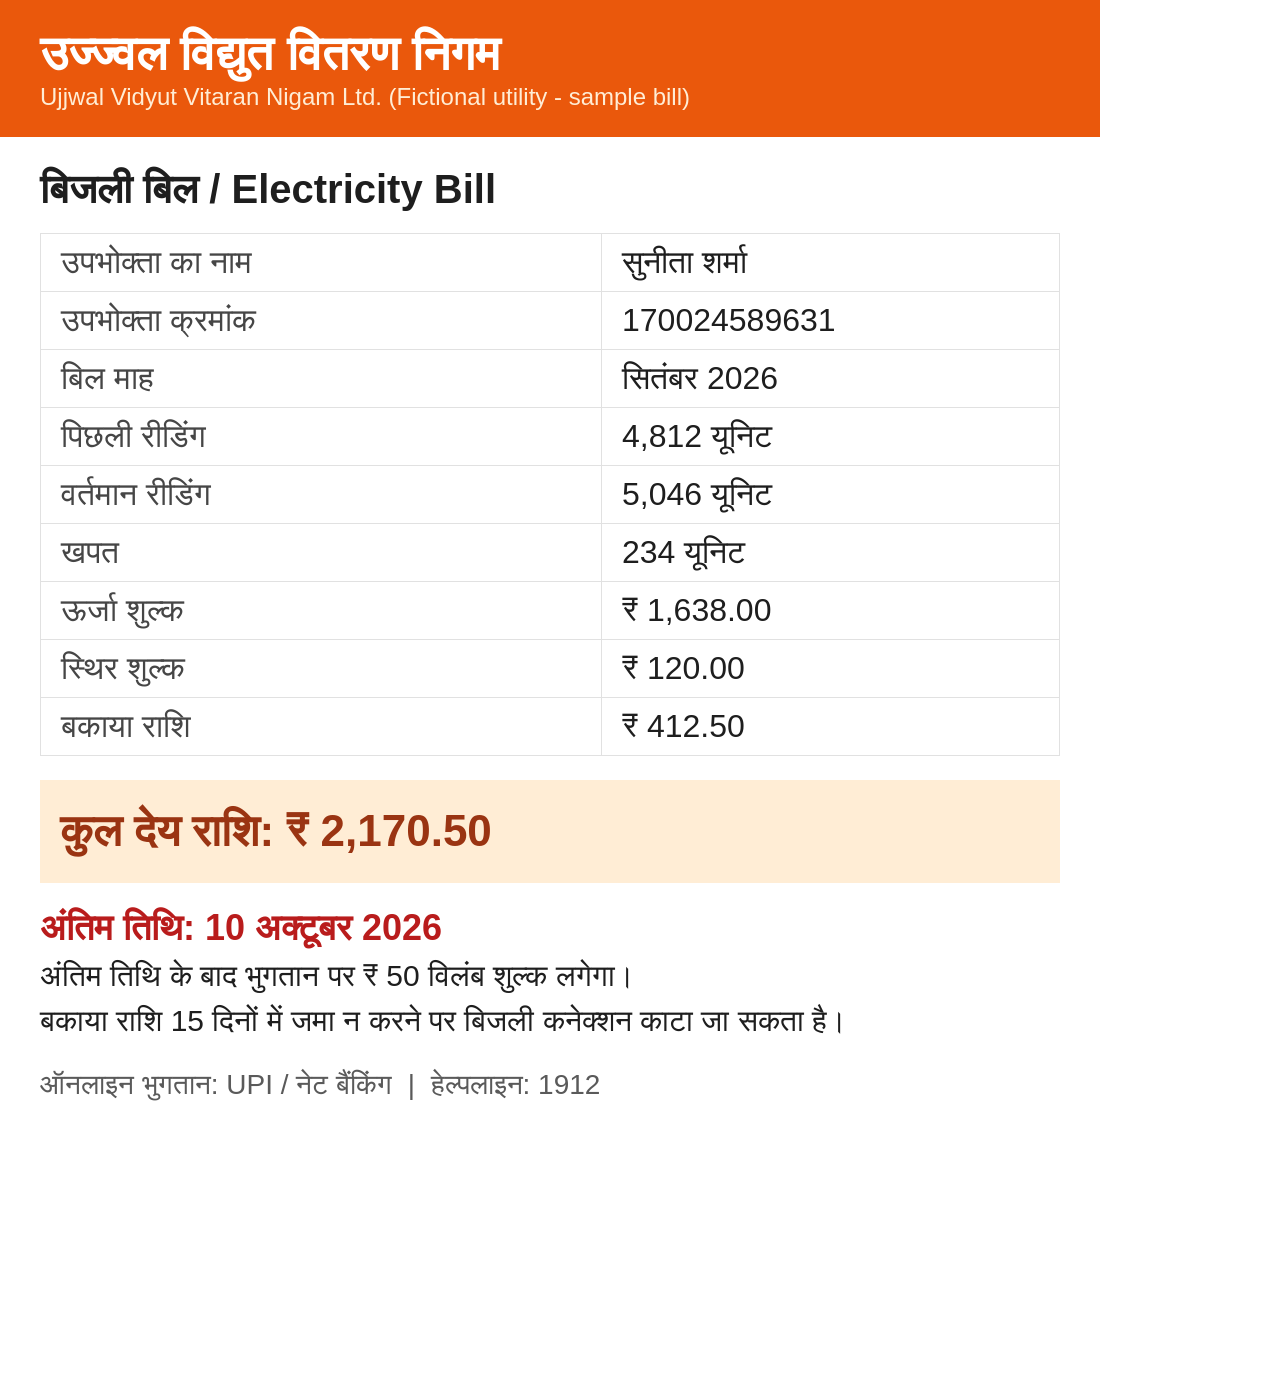
<file: infra/bill.html>
<!DOCTYPE html>
<html lang="hi"><head><meta charset="utf-8"><style>
body{margin:0;width:1100px;height:1400px;background:#fff;font-family:"Nirmala UI",sans-serif;color:#1e1e1e}
.h{background:#ea580c;color:#fff;padding:26px 40px}
.h b{font-size:48px;display:block}.h small{font-size:24px;color:#ffedd5;font-family:Arial}
h2{font-size:40px;margin:30px 40px 20px;font-weight:600}
table{margin:0 40px;width:1020px;border-collapse:collapse;font-size:32px}
td{border:1px solid #e1e1e1;padding:10px 20px}td:first-child{color:#464646;width:520px}
.tot{margin:24px 40px;background:#ffedd5;color:#9a3412;font-size:44px;font-weight:700;padding:26px 20px}
p{margin:10px 40px;font-size:30px}.red{color:#b91c1c;font-size:36px;font-weight:600}.g{color:#5a5a5a;font-size:28px;margin-top:30px}
</style></head><body>
<div class="h"><b>उज्ज्वल विद्युत वितरण निगम</b><small>Ujjwal Vidyut Vitaran Nigam Ltd. (Fictional utility - sample bill)</small></div>
<h2>बिजली बिल / Electricity Bill</h2>
<table>
<tr><td>उपभोक्ता का नाम</td><td>सुनीता शर्मा</td></tr>
<tr><td>उपभोक्ता क्रमांक</td><td>170024589631</td></tr>
<tr><td>बिल माह</td><td>सितंबर 2026</td></tr>
<tr><td>पिछली रीडिंग</td><td>4,812 यूनिट</td></tr>
<tr><td>वर्तमान रीडिंग</td><td>5,046 यूनिट</td></tr>
<tr><td>खपत</td><td>234 यूनिट</td></tr>
<tr><td>ऊर्जा शुल्क</td><td>₹ 1,638.00</td></tr>
<tr><td>स्थिर शुल्क</td><td>₹ 120.00</td></tr>
<tr><td>बकाया राशि</td><td>₹ 412.50</td></tr>
</table>
<div class="tot">कुल देय राशि: ₹ 2,170.50</div>
<p class="red">अंतिम तिथि: 10 अक्टूबर 2026</p>
<p>अंतिम तिथि के बाद भुगतान पर ₹ 50 विलंब शुल्क लगेगा।</p>
<p>बकाया राशि 15 दिनों में जमा न करने पर बिजली कनेक्शन काटा जा सकता है।</p>
<p class="g">ऑनलाइन भुगतान: UPI / नेट बैंकिंग &nbsp;|&nbsp; हेल्पलाइन: 1912</p>
</body></html>
</file>
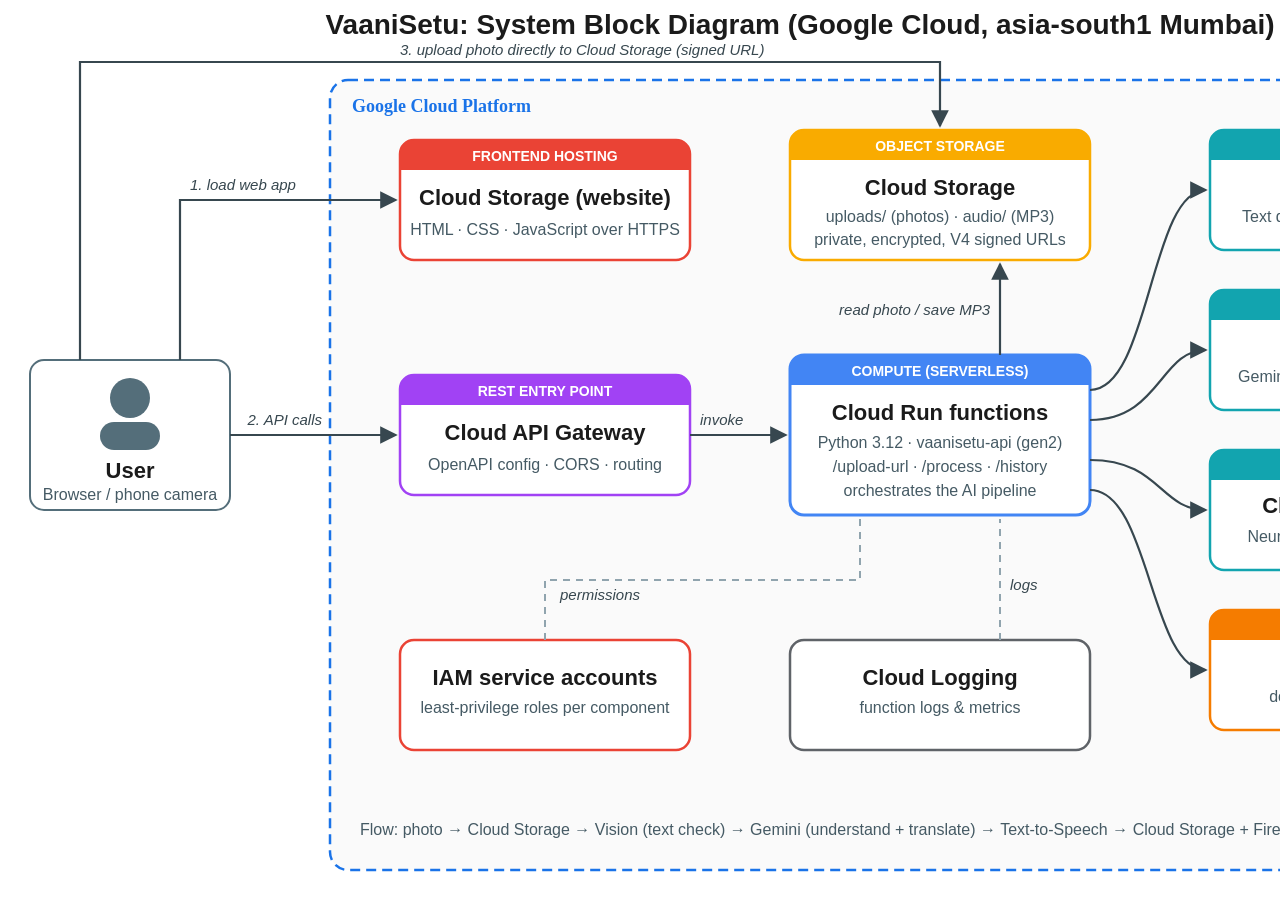
<file: report/diagram.html>
<!DOCTYPE html>
<html><head><meta charset="utf-8"><style>
body{margin:0;background:#fff;font-family:"Segoe UI",Arial,sans-serif}
</style></head><body>
<svg xmlns="http://www.w3.org/2000/svg" width="1600" height="900" viewBox="0 0 1600 900">
  <defs>
    <marker id="a" viewBox="0 0 10 10" refX="9" refY="5" markerWidth="8" markerHeight="8" orient="auto-start-reverse"><path d="M0 0L10 5L0 10z" fill="#37474f"/></marker>
    <style>
      .t{font:600 22px "Segoe UI",Arial;fill:#1b1b1b}
      .s{font:16px "Segoe UI",Arial;fill:#455a64}
      .n{font:700 14px "Segoe UI",Arial;fill:#fff}
      .l{font:italic 15px "Segoe UI",Arial;fill:#37474f}
      .ln{stroke:#37474f;stroke-width:2.2;fill:none;marker-end:url(#a)}
      .dash{stroke:#90a4ae;stroke-width:2;fill:none;stroke-dasharray:7 6}
    </style>
  </defs>
  <text x="800" y="34" text-anchor="middle" style="font:700 28px 'Segoe UI',Arial;fill:#1b1b1b">VaaniSetu: System Block Diagram (Google Cloud, asia-south1 Mumbai)</text>

  <!-- Google Cloud boundary -->
  <rect x="330" y="80" width="1245" height="790" rx="18" fill="#fafafa" stroke="#1a73e8" stroke-width="2.5" stroke-dasharray="10 6"/>
  <text x="352" y="112" style="font:700 18px 'Segoe UI';fill:#1a73e8">Google Cloud Platform</text>

  <!-- user -->
  <rect x="30" y="360" width="200" height="150" rx="14" fill="#fff" stroke="#546e7a" stroke-width="2"/>
  <circle cx="130" cy="398" r="20" fill="#546e7a"/><rect x="100" y="422" width="60" height="28" rx="14" fill="#546e7a"/>
  <text x="130" y="478" text-anchor="middle" class="t">User</text>
  <text x="130" y="500" text-anchor="middle" class="s">Browser / phone camera</text>

  <!-- Hosting -->
  <rect x="400" y="140" width="290" height="120" rx="14" fill="#fff" stroke="#ea4335" stroke-width="2.5"/>
  <rect x="400" y="140" width="290" height="30" rx="14" fill="#ea4335"/><rect x="400" y="156" width="290" height="14" fill="#ea4335"/>
  <text x="545" y="161" text-anchor="middle" class="n">FRONTEND HOSTING</text>
  <text x="545" y="205" text-anchor="middle" class="t">Cloud Storage (website)</text>
  <text x="545" y="235" text-anchor="middle" class="s">HTML · CSS · JavaScript over HTTPS</text>

  <!-- API GW -->
  <rect x="400" y="375" width="290" height="120" rx="14" fill="#fff" stroke="#a142f4" stroke-width="2.5"/>
  <rect x="400" y="375" width="290" height="30" rx="14" fill="#a142f4"/><rect x="400" y="391" width="290" height="14" fill="#a142f4"/>
  <text x="545" y="396" text-anchor="middle" class="n">REST ENTRY POINT</text>
  <text x="545" y="440" text-anchor="middle" class="t">Cloud API Gateway</text>
  <text x="545" y="470" text-anchor="middle" class="s">OpenAPI config · CORS · routing</text>

  <!-- Cloud Run function -->
  <rect x="790" y="355" width="300" height="160" rx="14" fill="#fff" stroke="#4285f4" stroke-width="3"/>
  <rect x="790" y="355" width="300" height="30" rx="14" fill="#4285f4"/><rect x="790" y="371" width="300" height="14" fill="#4285f4"/>
  <text x="940" y="376" text-anchor="middle" class="n">COMPUTE (SERVERLESS)</text>
  <text x="940" y="420" text-anchor="middle" class="t">Cloud Run functions</text>
  <text x="940" y="448" text-anchor="middle" class="s">Python 3.12 · vaanisetu-api (gen2)</text>
  <text x="940" y="472" text-anchor="middle" class="s">/upload-url · /process · /history</text>
  <text x="940" y="496" text-anchor="middle" class="s">orchestrates the AI pipeline</text>

  <!-- Cloud Storage -->
  <rect x="790" y="130" width="300" height="130" rx="14" fill="#fff" stroke="#f9ab00" stroke-width="2.5"/>
  <rect x="790" y="130" width="300" height="30" rx="14" fill="#f9ab00"/><rect x="790" y="146" width="300" height="14" fill="#f9ab00"/>
  <text x="940" y="151" text-anchor="middle" class="n">OBJECT STORAGE</text>
  <text x="940" y="195" text-anchor="middle" class="t">Cloud Storage</text>
  <text x="940" y="222" text-anchor="middle" class="s">uploads/ (photos) · audio/ (MP3)</text>
  <text x="940" y="245" text-anchor="middle" class="s">private, encrypted, V4 signed URLs</text>

  <!-- right column AI -->
  <g>
    <rect x="1210" y="130" width="330" height="120" rx="14" fill="#fff" stroke="#12a4af" stroke-width="2.5"/>
    <rect x="1210" y="130" width="330" height="30" rx="14" fill="#12a4af"/><rect x="1210" y="146" width="330" height="14" fill="#12a4af"/>
    <text x="1375" y="151" text-anchor="middle" class="n">① COMPUTER VISION</text>
    <text x="1375" y="193" text-anchor="middle" class="t">Cloud Vision API</text>
    <text x="1375" y="222" text-anchor="middle" class="s">Text detection: is there readable text?</text>

    <rect x="1210" y="290" width="330" height="120" rx="14" fill="#fff" stroke="#12a4af" stroke-width="2.5"/>
    <rect x="1210" y="290" width="330" height="30" rx="14" fill="#12a4af"/><rect x="1210" y="306" width="330" height="14" fill="#12a4af"/>
    <text x="1375" y="311" text-anchor="middle" class="n">② GENERATIVE AI</text>
    <text x="1375" y="353" text-anchor="middle" class="t">Vertex AI</text>
    <text x="1375" y="382" text-anchor="middle" class="s">Gemini Flash: read · explain · translate</text>

    <rect x="1210" y="450" width="330" height="120" rx="14" fill="#fff" stroke="#12a4af" stroke-width="2.5"/>
    <rect x="1210" y="450" width="330" height="30" rx="14" fill="#12a4af"/><rect x="1210" y="466" width="330" height="14" fill="#12a4af"/>
    <text x="1375" y="471" text-anchor="middle" class="n">③ TEXT-TO-SPEECH</text>
    <text x="1375" y="513" text-anchor="middle" class="t">Cloud Text-to-Speech</text>
    <text x="1375" y="542" text-anchor="middle" class="s">Neural voices · 7 languages → MP3</text>

    <rect x="1210" y="610" width="330" height="120" rx="14" fill="#fff" stroke="#f57c00" stroke-width="2.5"/>
    <rect x="1210" y="610" width="330" height="30" rx="14" fill="#f57c00"/><rect x="1210" y="626" width="330" height="14" fill="#f57c00"/>
    <text x="1375" y="631" text-anchor="middle" class="n">④ NoSQL DATABASE</text>
    <text x="1375" y="673" text-anchor="middle" class="t">Firestore</text>
    <text x="1375" y="702" text-anchor="middle" class="s">documents collection (history)</text>
  </g>

  <!-- security / monitoring -->
  <rect x="400" y="640" width="290" height="110" rx="14" fill="#fff" stroke="#ea4335" stroke-width="2.5"/>
  <text x="545" y="685" text-anchor="middle" class="t">IAM service accounts</text>
  <text x="545" y="713" text-anchor="middle" class="s">least-privilege roles per component</text>
  <rect x="790" y="640" width="300" height="110" rx="14" fill="#fff" stroke="#5f6368" stroke-width="2.5"/>
  <text x="940" y="685" text-anchor="middle" class="t">Cloud Logging</text>
  <text x="940" y="713" text-anchor="middle" class="s">function logs &amp; metrics</text>

  <!-- arrows -->
  <path class="ln" d="M180 360 L180 200 L396 200"/>
  <text x="190" y="190" class="l">1. load web app</text>
  <path class="ln" d="M230 435 L396 435"/>
  <text x="322" y="425" text-anchor="end" class="l">2. API calls</text>
  <path class="ln" d="M690 435 L786 435"/>
  <text x="700" y="425" class="l">invoke</text>
  <path class="ln" d="M80 360 L80 62 L940 62 L940 126"/>
  <text x="400" y="55" class="l">3. upload photo directly to Cloud Storage (signed URL)</text>
  <path class="ln" d="M1000 355 L1000 264"/>
  <text x="990" y="315" text-anchor="end" class="l">read photo / save MP3</text>
  <path class="ln" d="M1090 390 C1150 390, 1150 190, 1206 190"/>
  <path class="ln" d="M1090 420 C1160 420, 1160 350, 1206 350"/>
  <path class="ln" d="M1090 460 C1160 460, 1160 510, 1206 510"/>
  <path class="ln" d="M1090 490 C1150 490, 1150 670, 1206 670"/>
  <path class="dash" d="M545 640 L545 580 L860 580 L860 519"/>
  <path class="dash" d="M1000 640 L1000 519"/>
  <text x="560" y="600" class="l">permissions</text>
  <text x="1010" y="590" class="l">logs</text>

  <!-- legend -->
  <text x="360" y="835" class="s">Flow: photo → Cloud Storage → Vision (text check) → Gemini (understand + translate) → Text-to-Speech → Cloud Storage + Firestore → audio played in browser</text>
</svg>
</body></html>
</file>
